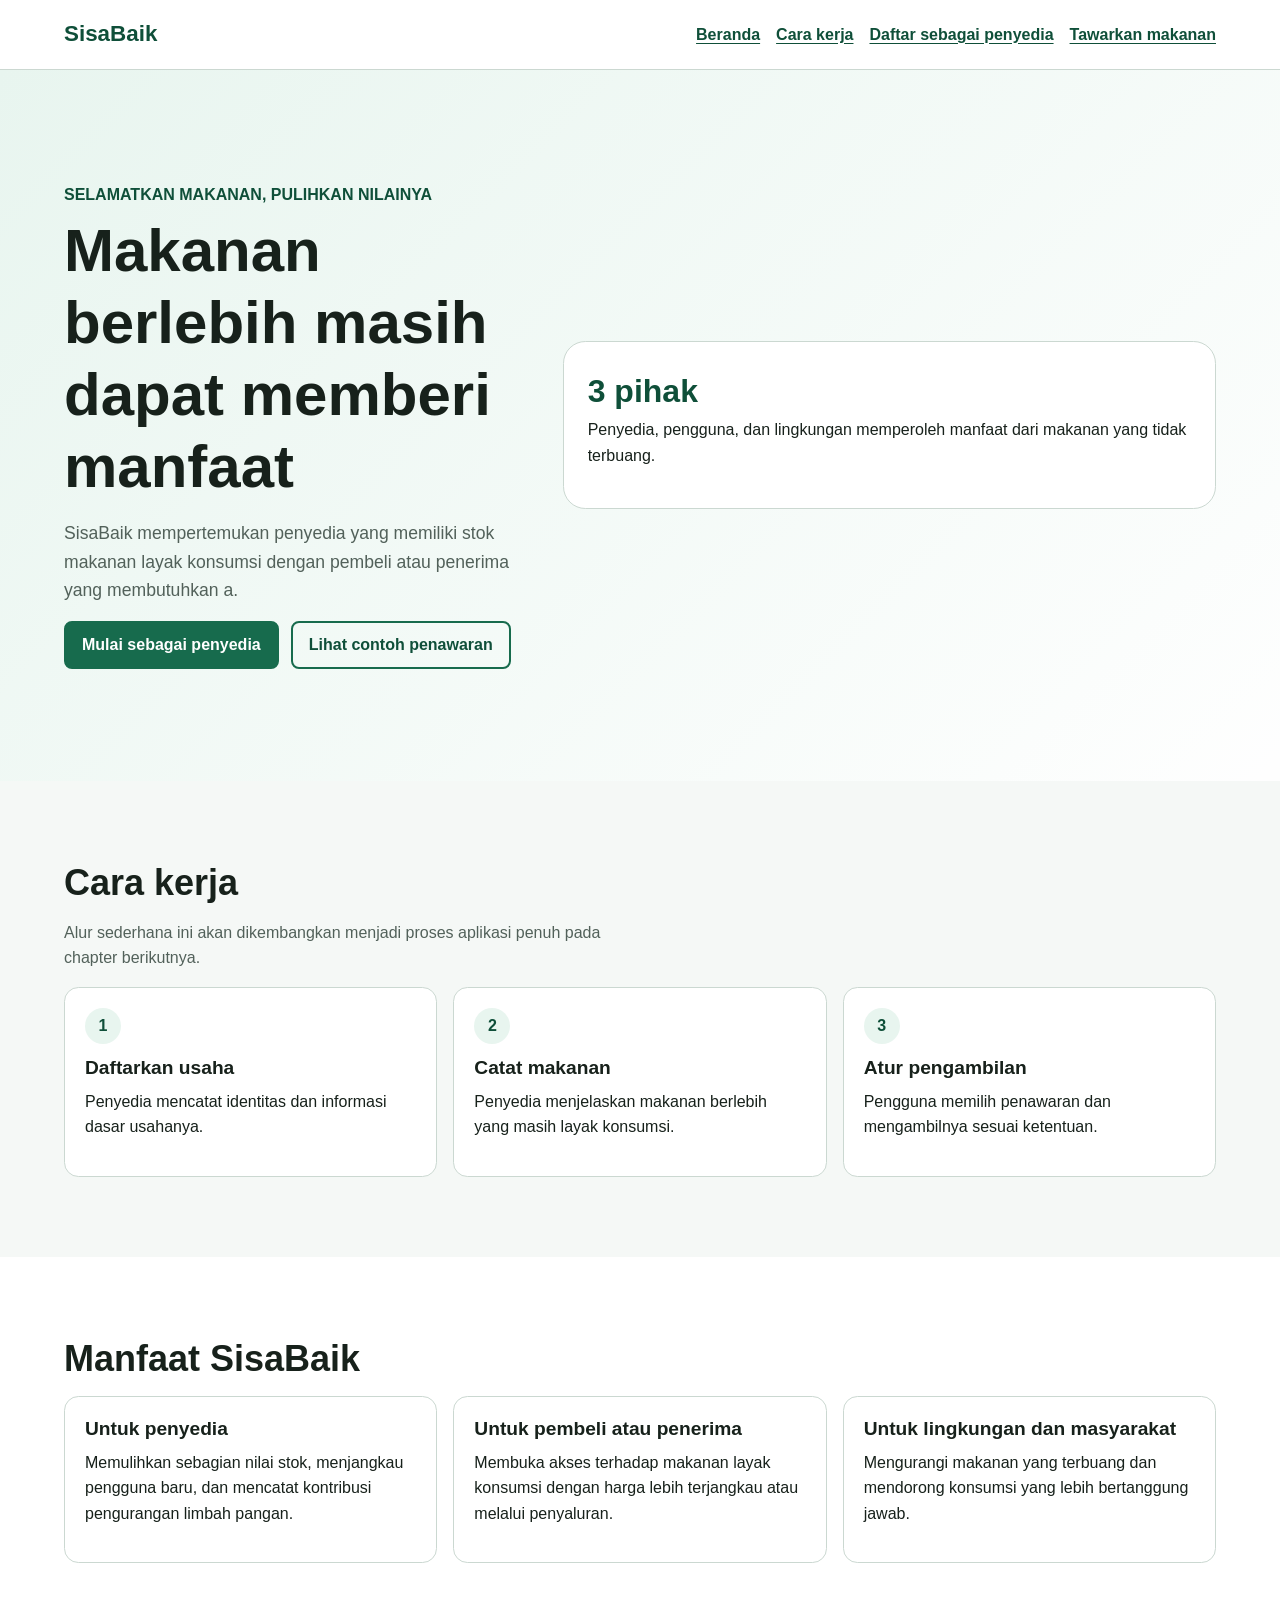
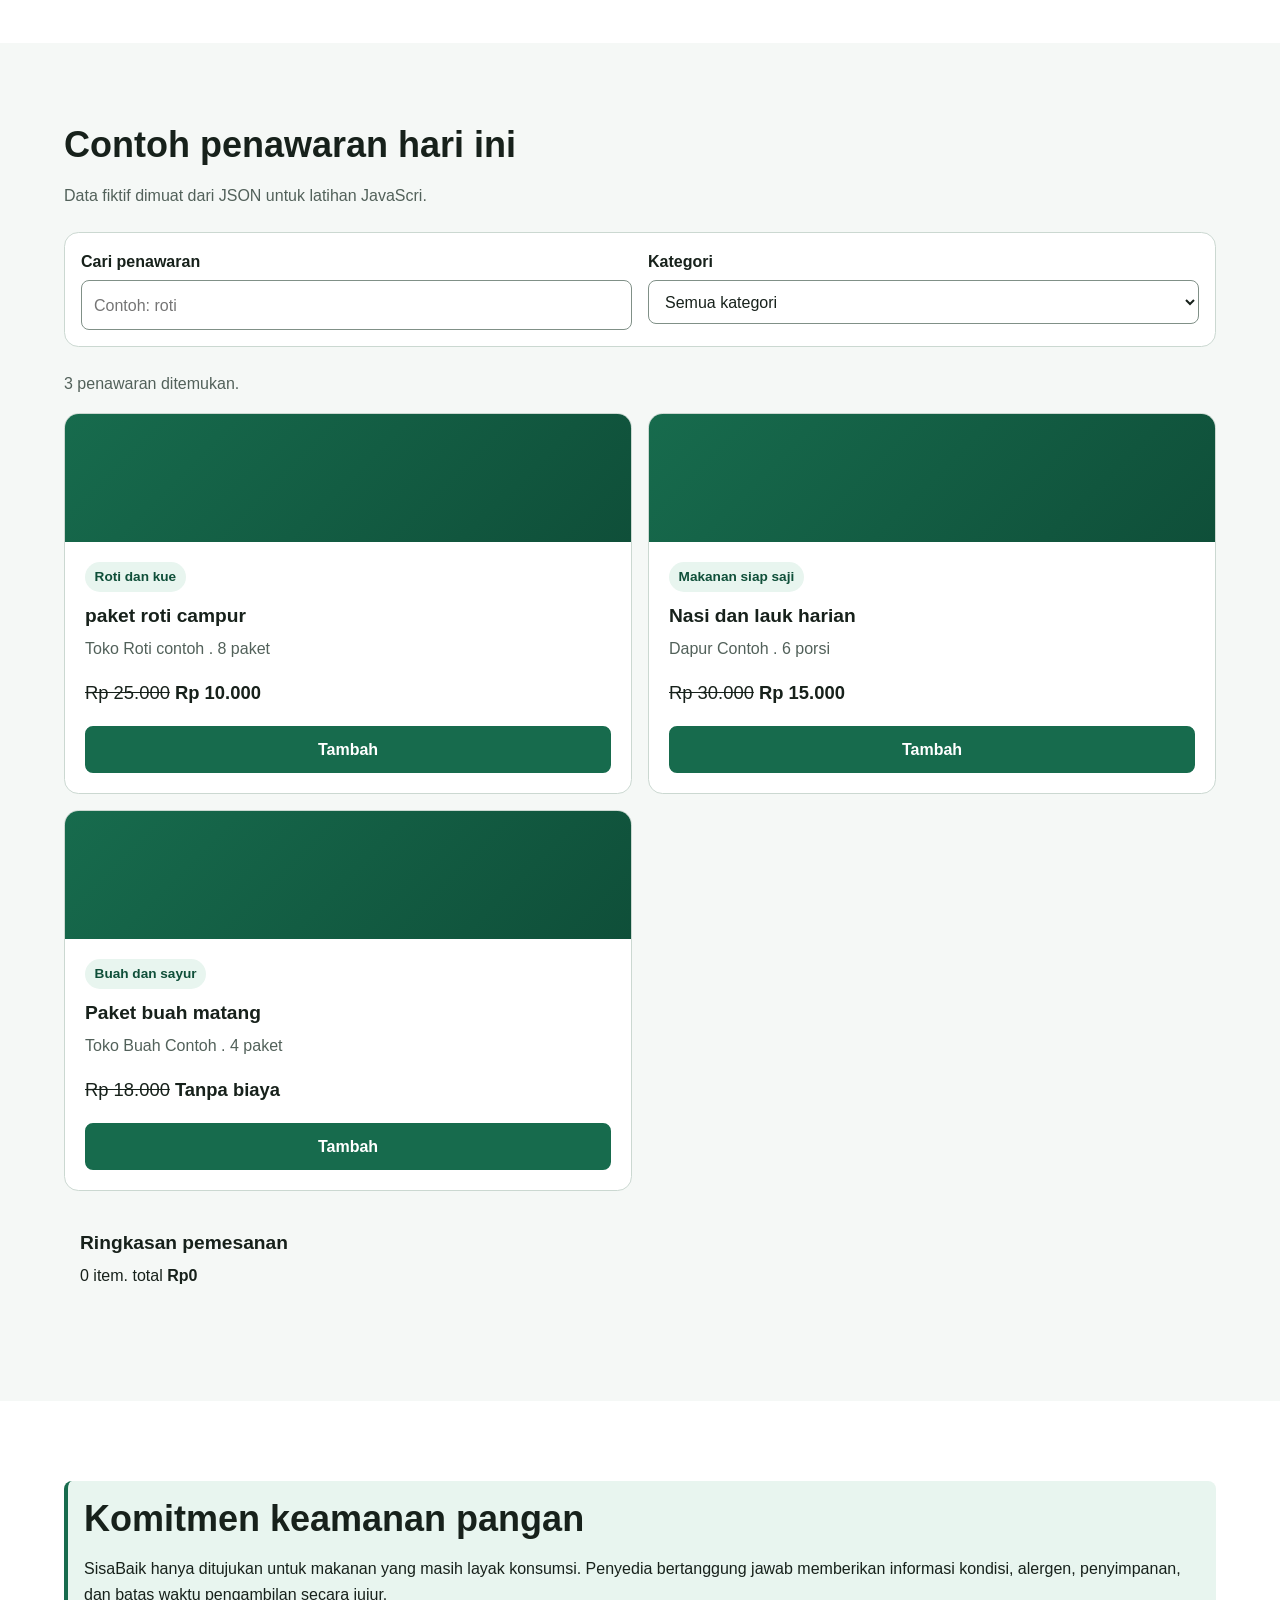
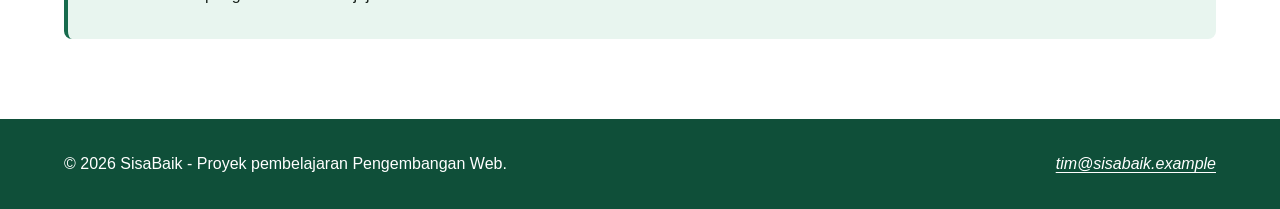
<file: index.html>
<!doctype html>
<html lang="id">
<head>
    <meta charset="utf-8">
    <meta name="viewport" content="width=device-width, initial-scale=1">
    <meta name="description" content="SisaBaik membantu penyedia menawarkan makanan berlebih agar tetap bernilai, 
    terjangkau, dan tidak terbuang.">
    <title>Beranda | SisaBaik</title>
    <link rel="stylesheet" href="styles.css">
    <script src="app.js" defer></script>
</head>
<body>
    <a class="skip-link" href="#konten-utama">Lewati ke konten utama</a>

    <header class="site-header">
        <div class="container header-layout">
            <p class="brand">SisaBaik</p>
            <nav aria-label="Navigasi utama">
                <ul class="nav-list">
                    <li><a href="index.html" aria-current="page">Beranda</a></li>
                    <li><a href="#cara-kerja">Cara kerja</a></li>
                    <li><a href="daftar-penyedia.html">Daftar sebagai penyedia</a></li>
                    <li><a href="tawarkan-makanan.html">Tawarkan makanan</a></li>
                </ul>
            </nav>
        </div>
    </header>

    <main id="konten-utama" tabindex="-1">
        <section class="hero" aria-labelledby="judul-utama">
            <div class="container hero-layout">
                <div>
                    <p class="eyebrow">Selamatkan makanan, pulihkan nilainya</p>
                    <h1 id="judul-utama">Makanan berlebih masih dapat memberi manfaat</h1>
                    <p class="lead">SisaBaik mempertemukan penyedia yang memiliki stok makanan layak konsumsi dengan pembeli atau penerima yang membutuhkan
                        a.</p>
                    <div class="button-group">
                        <a class="button" href="daftar-penyedia.html">Mulai sebagai penyedia</a>
                        <a class="button button-secondary" href="#penawaran-contoh">Lihat contoh penawaran</a>
                    </div>
                </div>
                <aside class="hero-panel" aria-label="Ringkasan manfaat SisaBaik">
                    <strong>3 pihak</strong>
                    <p>Penyedia, pengguna, dan lingkungan memperoleh manfaat dari makanan yang tidak terbuang.</p>
                </aside>
            </div>
        </section>

        <section class="section" id="cara-kerja" aria-labelledby="judul-cara-kerja">
            <div class="container">
                <h2 id="judul-cara-kerja">Cara kerja</h2>
                <p class="section-intro">Alur sederhana ini akan dikembangkan menjadi proses aplikasi penuh pada chapter berikutnya.</p>
                <div class="steps-grid">
                    <article class="card">
                        <span class="step-number" aria-hidden="true">1</span>
                        <h3>Daftarkan usaha</h3>
                        <p>Penyedia mencatat identitas dan informasi dasar usahanya.</p>
                    </article>
                    <article class="card">
                        <span class="step-number" aria-hidden="true">2</span>
                        <h3>Catat makanan</h3>
                        <p>Penyedia menjelaskan makanan berlebih yang masih layak konsumsi.</p>
                    </article>
                    <article class="card">
                        <span class="step-number" aria-hidden="true">3</span>
                        <h3>Atur pengambilan</h3>
                        <p>Pengguna memilih penawaran dan mengambilnya sesuai ketentuan.</p>
                    </article>
                </div>
            </div>
        </section>
        <section class="section section-alt" aria-labelledby="judul-manfaat">
            <div class="container">
                <h2 id="judul-manfaat">Manfaat SisaBaik</h2>
                <div class="benefit-grid">
                    <article class="card">
                        <h3>Untuk penyedia</h3>
                        <p>Memulihkan sebagian nilai stok, menjangkau pengguna baru, dan mencatat kontribusi pengurangan limbah pangan.</p>
                    </article>
                    <article class="card">
                        <h3>Untuk pembeli atau penerima</h3>
                        <p>Membuka akses terhadap makanan layak konsumsi dengan harga lebih terjangkau atau melalui penyaluran.</p>
                    </article>
                    <article class="card">
                        <h3>Untuk lingkungan dan masyarakat</h3>
                        <p>Mengurangi makanan yang terbuang dan mendorong konsumsi yang lebih bertanggung jawab.</p>
                    </article>
                </div>
            </div>
        </section>
        <section class="section" id="penawaran-contoh" aria-labelledby="judul-penawaran">
            <div class="container">
                <h2 id="judul-penawaran">Contoh penawaran hari ini</h2>
                <p class="section-intro">Data fiktif dimuat dari JSON untuk latihan JavaScri.</p>
                <form class="filter-panel" id="filter-form" role="search">
                    <p>
                        <label for="kata-kunci">Cari penawaran</label><br>
                        <input id="kata-kunci" name="kata_kunci" type="search" placeholder="Contoh: roti">
                    </p>
                    <p>
                        <label for="kategori">Kategori</label><br>
                        <select id="filter-kategori" name="kategori">
                            <option value="semua">Semua kategori</option>
                            <option value="makanan-siap-saji">Makanan siap saji</option>
                            <option value="roti-kue">Roti dan kue</option>
                            <option value="buah-sayur">Buah dan sayur</option>
                        </select>
                    </p>
                </form>
                <p id="status-katalog" class="status-message" role="status" aria-live="polite">Memuat penawaran...</p>
                <div class="offer-grid" id="daftar-penawaran"></div>
                <aside class="cart-summary" aria-labelledby="judul-ringkasan">
                    <h3 id="judul-ringkasan">Ringkasan pemesanan</h3>
                    <p> <span id="jumlah-item">0</span> item. total <strong id="total-pesanan">Rp0</strong></p>
                </aside>
                </div>
            </div>
            </section>

            <section class="section section-alt" aria-labelledby="judul-keamanan">
            <div class="container">
                <div class="notice">
                    <h2 id="judul-keamanan">Komitmen keamanan pangan</h2>
                    <p>SisaBaik hanya ditujukan untuk makanan yang masih layak konsumsi. Penyedia bertanggung jawab memberikan informasi kondisi, alergen, penyimpanan, dan batas waktu pengambilan secara jujur.</p>
                </div>
            </div>
        </section>
    </main>

    <footer class="site-footer">
        <div class="container footer-layout">
            <p>&copy; 2026 SisaBaik - Proyek pembelajaran Pengembangan Web.</p>
            <address><a href="mailto:tim@sisabaik.example">tim@sisabaik.example</a></address>
        </div>
    </footer>
</body>
</html>
</file>
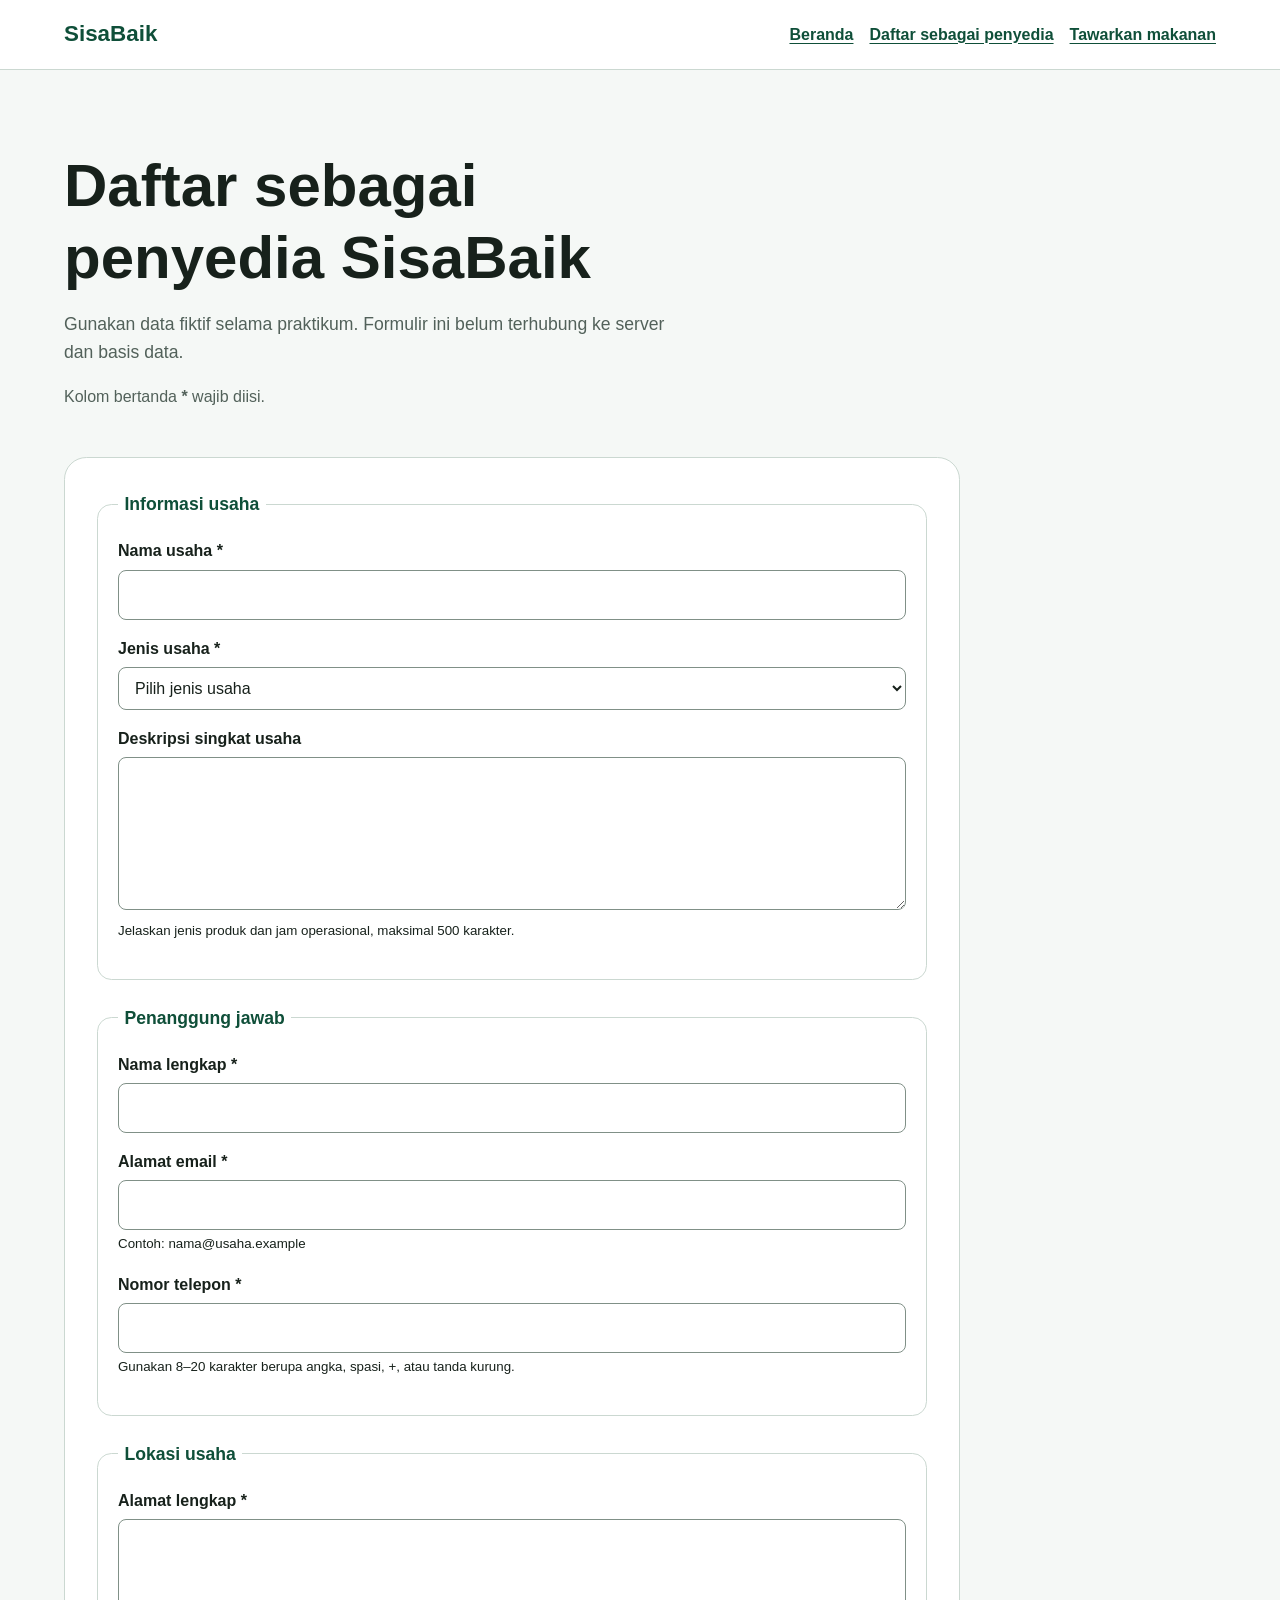
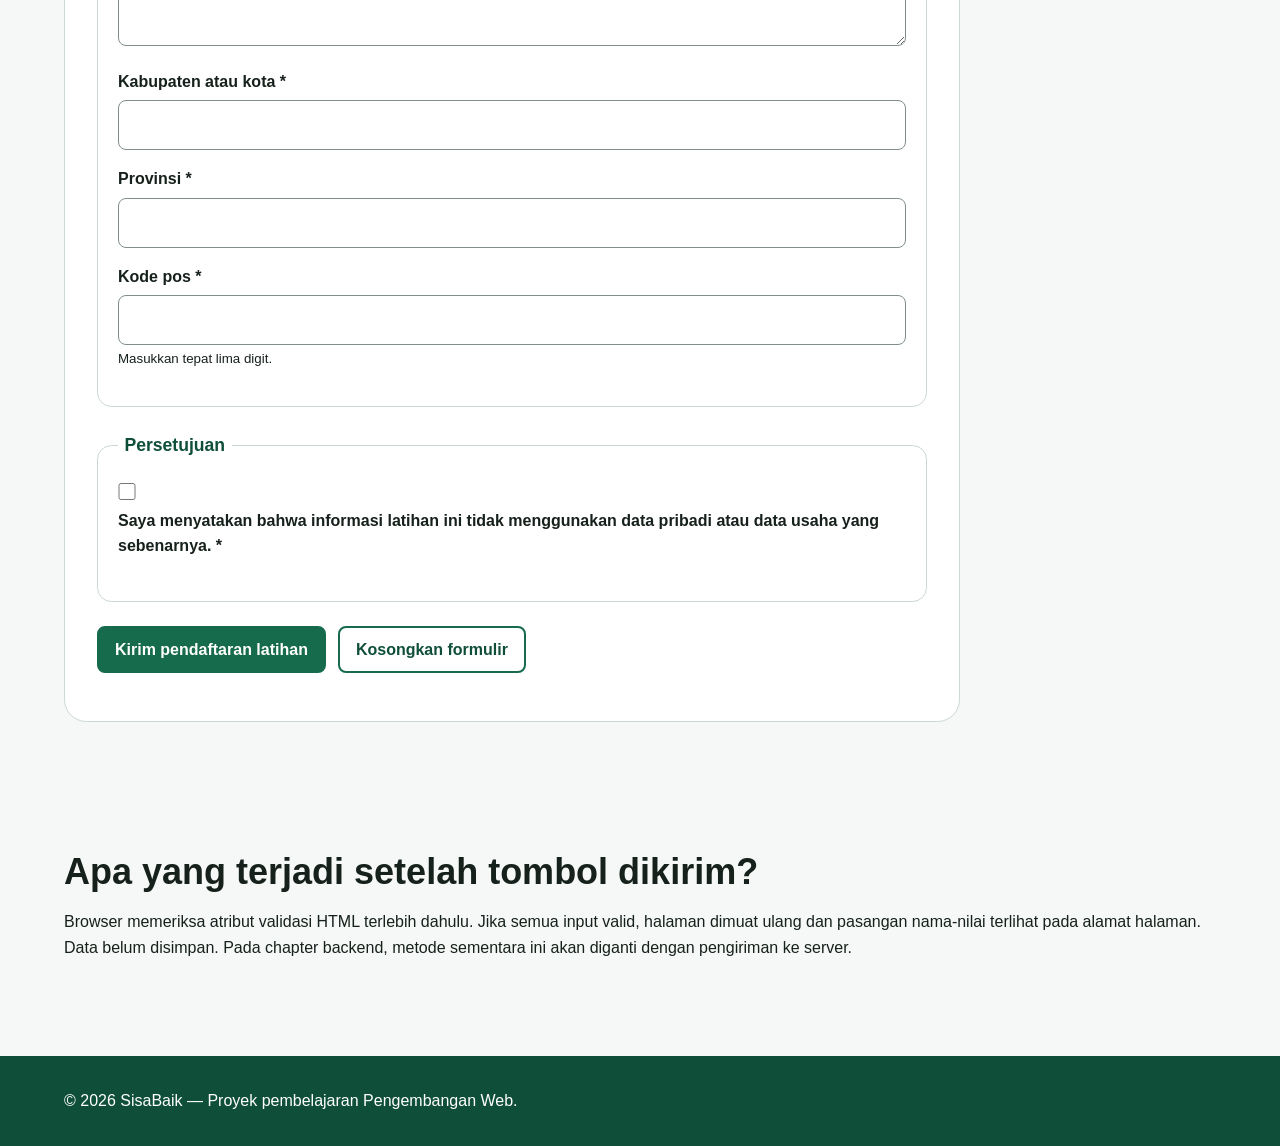
<file: daftar-penyedia.html>
<!doctype html>
<html lang="id">
  <head>
    <meta charset="utf-8">
    <meta name="viewport" content="width=device-width, initial-scale=1">

    <meta
      name="description"
      content="Formulir prototipe untuk mendaftarkan usaha sebagai penyedia makanan di SisaBaik."
    >

    <title>Daftar Penyedia | SisaBaik</title>

    <link rel="stylesheet" href="styles.css">
    <script src="app.js" defer></script>
  </head>

  <body>
    <a class="skip-link" href="#konten-utama">
      Lewati ke konten utama
    </a>

    <header class="site-header">
      <div class="container header-layout">
        <p class="brand">SisaBaik</p>

        <nav aria-label="Navigasi utama">
          <ul class="nav-list">
            <li>
              <a href="index.html">Beranda</a>
            </li>

            <li>
              <a href="daftar-penyedia.html" aria-current="page">
                Daftar sebagai penyedia
              </a>
            </li>

            <li>
              <a href="tawarkan-makanan.html">
                Tawarkan makanan
              </a>
            </li>
          </ul>
        </nav>
      </div>
    </header>

    <main class="container" id="konten-utama" tabindex="-1">
      <div class="page-heading">
        <h1>Daftar sebagai penyedia SisaBaik</h1>

        <p class="lead">
          Gunakan data fiktif selama praktikum. Formulir ini belum terhubung
          ke server dan basis data.
        </p>

        <p class="required-note" id="petunjuk-wajib">
          Kolom bertanda <strong>*</strong> wajib diisi.
        </p>
      </div>

      <form
        class="form-card"
        action="daftar-penyedia.html"
        method="get"
        aria-describedby="petunjuk-wajib"
      >
        <fieldset class="form-section">
          <legend>Informasi usaha</legend>

          <p>
            <label for="nama-usaha">Nama usaha *</label><br>

            <input
              type="text"
              id="nama-usaha"
              name="nama_usaha"
              autocomplete="organization"
              minlength="3"
              maxlength="100"
              required
            >
          </p>

          <p>
            <label for="jenis-usaha">Jenis usaha *</label><br>

            <select id="jenis-usaha" name="jenis_usaha" required>
              <option value="">Pilih jenis usaha</option>
              <option value="restoran">Restoran</option>
              <option value="toko-roti">Toko roti</option>
              <option value="katering">Katering</option>
              <option value="ritel">Toko ritel</option>
              <option value="hotel">Hotel atau penginapan</option>
              <option value="lainnya">Lainnya</option>
            </select>
          </p>

          <p>
            <label for="deskripsi-usaha">
              Deskripsi singkat usaha
            </label><br>

            <textarea
              id="deskripsi-usaha"
              name="deskripsi_usaha"
              rows="5"
              maxlength="500"
              aria-describedby="bantuan-deskripsi"
            ></textarea><br>

            <small id="bantuan-deskripsi">
              Jelaskan jenis produk dan jam operasional, maksimal 500 karakter.
            </small>
          </p>
        </fieldset>

        <fieldset class="form-section">
          <legend>Penanggung jawab</legend>

          <p>
            <label for="nama-penanggung-jawab">
              Nama lengkap *
            </label><br>

            <input
              type="text"
              id="nama-penanggung-jawab"
              name="nama_penanggung_jawab"
              autocomplete="name"
              minlength="3"
              maxlength="100"
              required
            >
          </p>

          <p>
            <label for="email">Alamat email *</label><br>

            <input
              type="email"
              id="email"
              name="email"
              autocomplete="email"
              maxlength="254"
              aria-describedby="bantuan-email"
              required
            ><br>

            <small id="bantuan-email">
              Contoh: nama@usaha.example
            </small>
          </p>

          <p>
            <label for="telepon">Nomor telepon *</label><br>

            <input
              type="tel"
              id="telepon"
              name="telepon"
              autocomplete="tel"
              inputmode="tel"
              pattern="[0-9+() ]{8,20}"
              aria-describedby="bantuan-telepon"
              required
            ><br>

            <small id="bantuan-telepon">
              Gunakan 8–20 karakter berupa angka, spasi, +, atau tanda kurung.
            </small>
          </p>
        </fieldset>

        <fieldset class="form-section">
          <legend>Lokasi usaha</legend>

          <p>
            <label for="alamat">Alamat lengkap *</label><br>

            <textarea
              id="alamat"
              name="alamat"
              rows="4"
              autocomplete="street-address"
              minlength="10"
              maxlength="250"
              required
            ></textarea>
          </p>

          <p>
            <label for="kota">Kabupaten atau kota *</label><br>

            <input
              type="text"
              id="kota"
              name="kota"
              autocomplete="address-level2"
              maxlength="100"
              required
            >
          </p>

          <p>
            <label for="provinsi">Provinsi *</label><br>

            <input
              type="text"
              id="provinsi"
              name="provinsi"
              autocomplete="address-level1"
              maxlength="100"
              required
            >
          </p>

          <p>
            <label for="kode-pos">Kode pos *</label><br>

            <input
              type="text"
              id="kode-pos"
              name="kode_pos"
              autocomplete="postal-code"
              inputmode="numeric"
              pattern="[0-9]{5}"
              aria-describedby="bantuan-kode-pos"
              required
            ><br>

            <small id="bantuan-kode-pos">
              Masukkan tepat lima digit.
            </small>
          </p>
        </fieldset>

        <fieldset class="form-section">
          <legend>Persetujuan</legend>

          <p>
            <input
              type="checkbox"
              id="persetujuan"
              name="persetujuan"
              value="setuju"
              required
            >

            <label for="persetujuan">
              Saya menyatakan bahwa informasi latihan ini tidak menggunakan
              data pribadi atau data usaha yang sebenarnya. *
            </label>
          </p>
        </fieldset>

        <p class="form-actions">
          <button class="button" type="submit">
            Kirim pendaftaran latihan
          </button>

          <button class="button button-secondary" type="reset">
            Kosongkan formulir
          </button>
        </p>
      </form>

      <section class="section" aria-labelledby="catatan-prototipe">
        <h2 id="catatan-prototipe">
          Apa yang terjadi setelah tombol dikirim?
        </h2>

        <p>
          Browser memeriksa atribut validasi HTML terlebih dahulu. Jika semua
          input valid, halaman dimuat ulang dan pasangan nama-nilai terlihat
          pada alamat halaman. Data belum disimpan. Pada chapter backend,
          metode sementara ini akan diganti dengan pengiriman ke server.
        </p>
      </section>
    </main>

    <footer class="site-footer">
      <div class="container footer-layout">
        <p>
          &copy; 2026 SisaBaik — Proyek pembelajaran Pengembangan Web.
        </p>
      </div>
    </footer>
  </body>
</html>
</file>
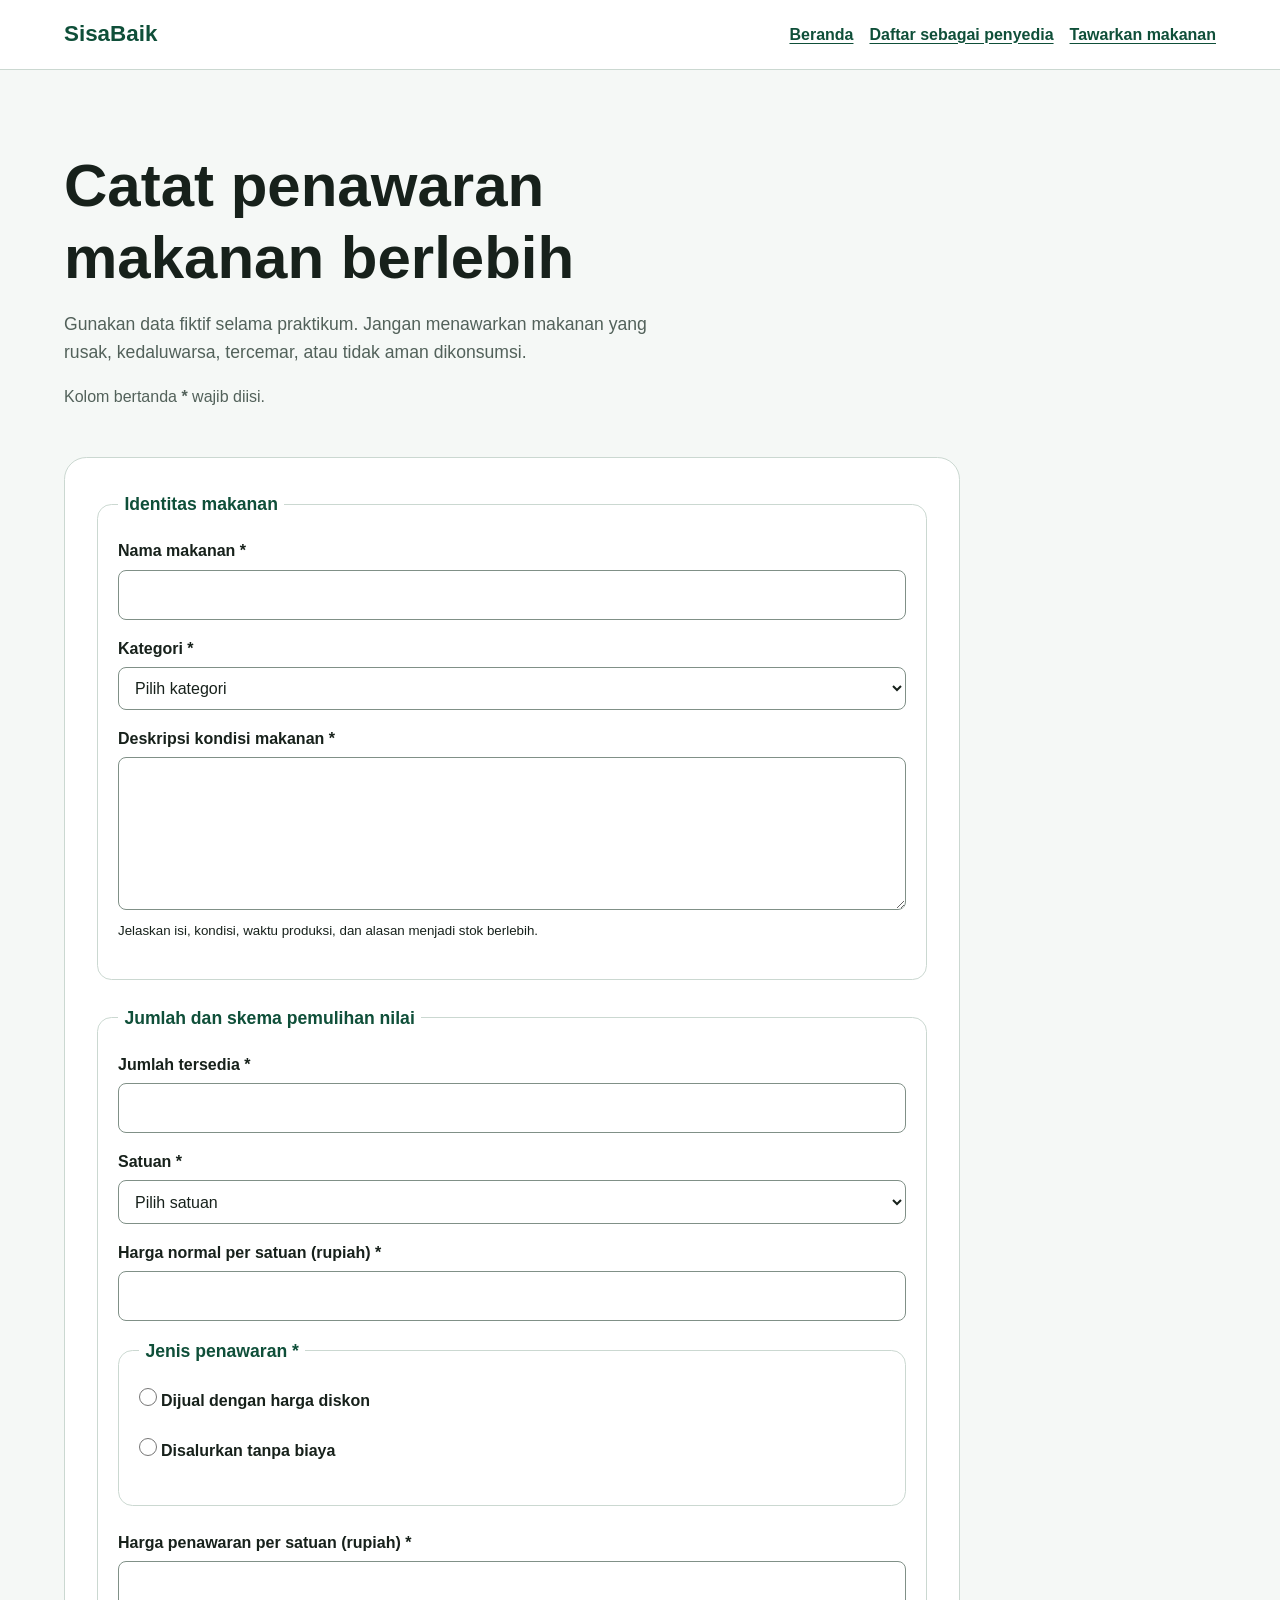
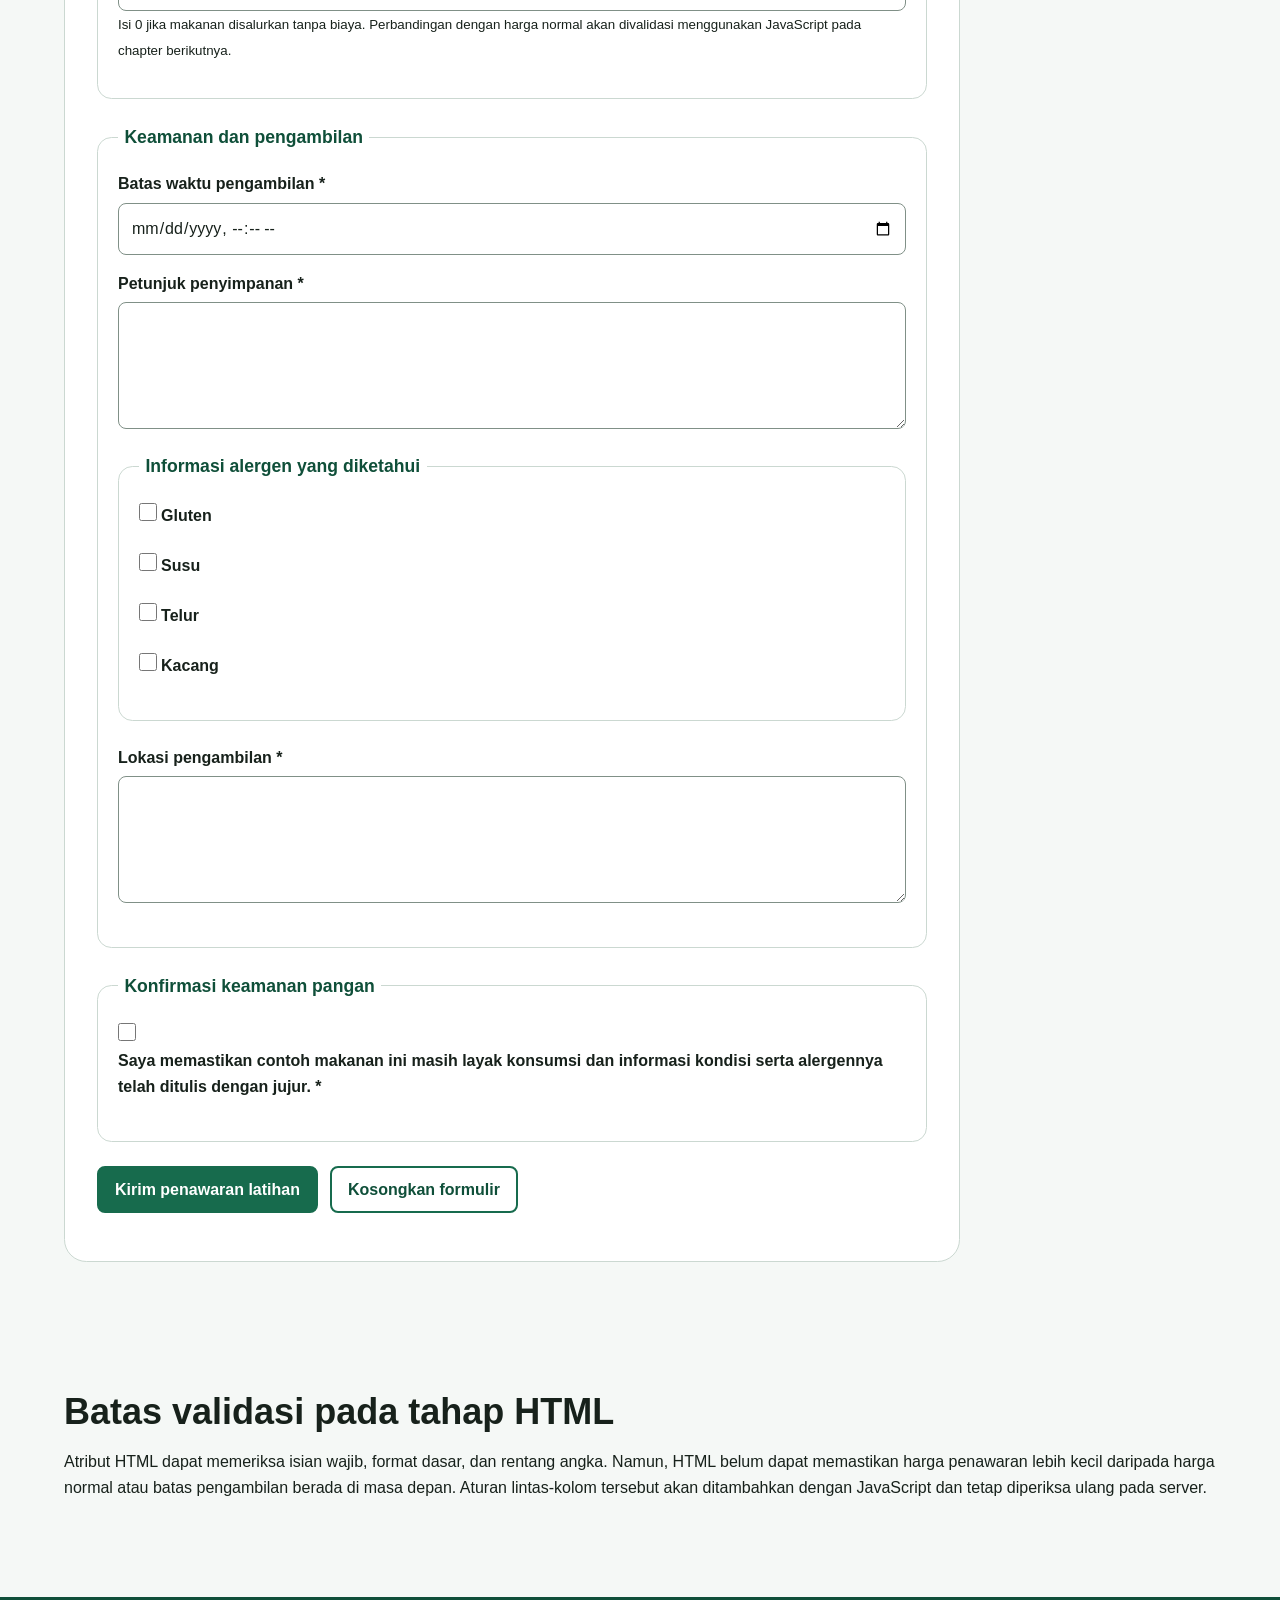
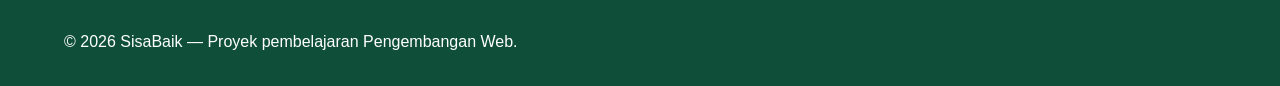
<file: tawarkan-makanan.html>
<!doctype html>
<html lang="id">
  <head>
    <meta charset="utf-8">
    <meta name="viewport" content="width=device-width, initial-scale=1">

    <meta
      name="description"
      content="Formulir prototipe untuk mencatat makanan berlebih yang akan ditawarkan melalui SisaBaik."
    >

    <title>Tawarkan Makanan | SisaBaik</title>

    <link rel="stylesheet" href="styles.css">
    <script src="app.js" defer></script>
  </head>

  <body>
    <a class="skip-link" href="#konten-utama">
      Lewati ke konten utama
    </a>

    <header class="site-header">
      <div class="container header-layout">
        <p class="brand">SisaBaik</p>

        <nav aria-label="Navigasi utama">
          <ul class="nav-list">
            <li>
              <a href="index.html">Beranda</a>
            </li>

            <li>
              <a href="daftar-penyedia.html">
                Daftar sebagai penyedia
              </a>
            </li>

            <li>
              <a href="tawarkan-makanan.html" aria-current="page">
                Tawarkan makanan
              </a>
            </li>
          </ul>
        </nav>
      </div>
    </header>

    <main class="container" id="konten-utama" tabindex="-1">
      <div class="page-heading">
        <h1>Catat penawaran makanan berlebih</h1>

        <p class="lead">
          Gunakan data fiktif selama praktikum. Jangan menawarkan makanan yang
          rusak, kedaluwarsa, tercemar, atau tidak aman dikonsumsi.
        </p>

        <p class="required-note" id="petunjuk-wajib">
          Kolom bertanda <strong>*</strong> wajib diisi.
        </p>
      </div>

      <form
        class="form-card"
        action="tawarkan-makanan.html"
        method="get"
        aria-describedby="petunjuk-wajib"
      >
        <fieldset class="form-section">
          <legend>Identitas makanan</legend>

          <p>
            <label for="nama-makanan">Nama makanan *</label><br>

            <input
              type="text"
              id="nama-makanan"
              name="nama_makanan"
              minlength="3"
              maxlength="120"
              required
            >
          </p>

          <p>
            <label for="kategori">Kategori *</label><br>

            <select id="kategori" name="kategori" required>
              <option value="">Pilih kategori</option>
              <option value="makanan-siap-saji">
                Makanan siap saji
              </option>
              <option value="roti-kue">
                Roti atau kue
              </option>
              <option value="buah-sayur">
                Buah atau sayur
              </option>
              <option value="minuman">
                Minuman
              </option>
              <option value="bahan-pangan">
                Bahan pangan
              </option>
              <option value="lainnya">
                Lainnya
              </option>
            </select>
          </p>

          <p>
            <label for="deskripsi-makanan">
              Deskripsi kondisi makanan *
            </label><br>

            <textarea
              id="deskripsi-makanan"
              name="deskripsi_makanan"
              rows="5"
              minlength="20"
              maxlength="600"
              aria-describedby="bantuan-deskripsi-makanan"
              required
            ></textarea><br>

            <small id="bantuan-deskripsi-makanan">
              Jelaskan isi, kondisi, waktu produksi, dan alasan menjadi stok
              berlebih.
            </small>
          </p>
        </fieldset>

        <fieldset class="form-section">
          <legend>Jumlah dan skema pemulihan nilai</legend>

          <p>
            <label for="jumlah">Jumlah tersedia *</label><br>

            <input
              type="number"
              id="jumlah"
              name="jumlah"
              min="1"
              max="1000"
              step="1"
              required
            >
          </p>

          <p>
            <label for="satuan">Satuan *</label><br>

            <select id="satuan" name="satuan" required>
              <option value="">Pilih satuan</option>
              <option value="porsi">Porsi</option>
              <option value="paket">Paket</option>
              <option value="buah">Buah</option>
              <option value="kilogram">Kilogram</option>
              <option value="liter">Liter</option>
            </select>
          </p>

          <p>
            <label for="harga-normal">
              Harga normal per satuan (rupiah) *
            </label><br>

            <input
              type="number"
              id="harga-normal"
              name="harga_normal"
              min="0"
              max="10000000"
              step="500"
              required
            >
          </p>

          <fieldset class="form-section">
            <legend>Jenis penawaran *</legend>

            <p>
              <input
                type="radio"
                id="jenis-diskon"
                name="jenis_penawaran"
                value="diskon"
                required
              >

              <label for="jenis-diskon">
                Dijual dengan harga diskon
              </label>
            </p>

            <p>
              <input
                type="radio"
                id="jenis-donasi"
                name="jenis_penawaran"
                value="donasi"
              >

              <label for="jenis-donasi">
                Disalurkan tanpa biaya
              </label>
            </p>
          </fieldset>

          <p>
            <label for="harga-pemulihan">
              Harga penawaran per satuan (rupiah) *
            </label><br>

            <input
              type="number"
              id="harga-pemulihan"
              name="harga_penawaran"
              min="0"
              max="10000000"
              step="500"
              aria-describedby="bantuan-harga"
              required
            ><br>

            <small id="bantuan-harga">
              Isi 0 jika makanan disalurkan tanpa biaya. Perbandingan dengan
              harga normal akan divalidasi menggunakan JavaScript pada chapter
              berikutnya.
            </small>
          </p>
        </fieldset>

        <fieldset class="form-section">
          <legend>Keamanan dan pengambilan</legend>

          <p>
            <label for="batas-pengambilan">
              Batas waktu pengambilan *
            </label><br>

            <input
              type="datetime-local"
              id="batas-pengambilan"
              name="batas_pengambilan"
              required
            >
          </p>

          <p>
            <label for="petunjuk-penyimpanan">
              Petunjuk penyimpanan *
            </label><br>

            <textarea
              id="petunjuk-penyimpanan"
              name="petunjuk_penyimpanan"
              rows="4"
              minlength="10"
              maxlength="300"
              required
            ></textarea>
          </p>

          <fieldset class="form-section">
            <legend>Informasi alergen yang diketahui</legend>

            <p>
              <input
                type="checkbox"
                id="alergen-gluten"
                name="alergen"
                value="gluten"
              >

              <label for="alergen-gluten">
                Gluten
              </label>
            </p>

            <p>
              <input
                type="checkbox"
                id="alergen-susu"
                name="alergen"
                value="susu"
              >

              <label for="alergen-susu">
                Susu
              </label>
            </p>

            <p>
              <input
                type="checkbox"
                id="alergen-telur"
                name="alergen"
                value="telur"
              >

              <label for="alergen-telur">
                Telur
              </label>
            </p>

            <p>
              <input
                type="checkbox"
                id="alergen-kacang"
                name="alergen"
                value="kacang"
              >

              <label for="alergen-kacang">
                Kacang
              </label>
            </p>
          </fieldset>

          <p>
            <label for="lokasi-pengambilan">
              Lokasi pengambilan *
            </label><br>

            <textarea
              id="lokasi-pengambilan"
              name="lokasi_pengambilan"
              rows="4"
              autocomplete="street-address"
              minlength="10"
              maxlength="250"
              required
            ></textarea>
          </p>
        </fieldset>

        <fieldset class="form-section">
          <legend>Konfirmasi keamanan pangan</legend>

          <p>
            <input
              type="checkbox"
              id="konfirmasi-keamanan"
              name="konfirmasi_keamanan"
              value="terkonfirmasi"
              required
            >

            <label for="konfirmasi-keamanan">
              Saya memastikan contoh makanan ini masih layak konsumsi dan
              informasi kondisi serta alergennya telah ditulis dengan jujur. *
            </label>
          </p>
        </fieldset>

        <p class="form-actions">
          <button class="button" type="submit">
            Kirim penawaran latihan
          </button>

          <button class="button button-secondary" type="reset">
            Kosongkan formulir
          </button>
        </p>
        <form id="form-penawaran" action="tawarkan-makanan.html" method="get" aria-describedby="petunjuk-wajib"> 
      </form>

      <section class="section" aria-labelledby="batas-validasi-html">
        <h2 id="batas-validasi-html">
          Batas validasi pada tahap HTML
        </h2>

        <p>
          Atribut HTML dapat memeriksa isian wajib, format dasar, dan rentang
          angka. Namun, HTML belum dapat memastikan harga penawaran lebih kecil
          daripada harga normal atau batas pengambilan berada di masa depan.
          Aturan lintas-kolom tersebut akan ditambahkan dengan JavaScript dan
          tetap diperiksa ulang pada server.
        </p>
      </section>
    </main>

    <footer class="site-footer">
      <div class="container footer-layout">
        <p>
          &copy; 2026 SisaBaik — Proyek pembelajaran Pengembangan Web.
        </p>
      </div>
    </footer>
  </body>
</html>
</file>
<file: styles.css>
:root {
    --color-primary: #176b4d;
    --color-primary-dark: #0f4f39;
    --color-primary-soft: #e8f5ef;
    --color-accent: #f2b84b;
    --color-text: #17211b;
    --color-muted: #52615a;
    --color-surface: #ffffff;
    --color-background: #f5f8f6;
    --color-border: #cbd8d1;
    --color-danger: #a52a2a;
    --shadow-card: 0 0.5rem 1.5rem rgb (23 33 27 / 10%);
    --radius-small: 0.5rem;
    --radius-medium: 0.9rem;
    --radius-large: 1.4rem;
    --content-width: 72rem;
}

*,
*::before,
*::after {
    box-sizing: border-box;
}

html {
    scroll-behavior: smooth;
}

body {
    margin: 0;
    background: var(--color-background);
    color: var(--color-text);
    font-family: Arial, Helvetica, sans-serif;
    font-size: 1rem;
    line-height: 1.6;
}

h1,
h2,
h3,
p {
    margin-block-start: 0;
}

h1,
h2,
h3 {
    line-height: 1.2;
}

h1 {
    max-width: 18ch;
    margin-block-end: 1rem;
    font-size: clamp(2rem, 7vw, 3.75rem);
}

h2 {
    margin-block-end: 1rem;
    font-size: clamp(1.5rem, 4vw, 2.25rem);
}

h3 {
    margin-block-end: 0.6rem;
    font-size: 1.2rem;
}

a {
    color: var(--color-primary-dark);
    text-underline-offset: 0.2em;
}

a:hover {
    text-decoration-thickness: 0.18em;
}

:focus-visible{
    outline: 0.2rem solid var(--color-accent);
    outline-offset: 0.2rem;
}

.skip-link {
    position: absolute;
    inset-block-start: 0.5rem;
    inset-inline-start: 0.5rem;
    z-index: 100;
    padding: 0.7rem 1rem;
    border-radius: var(--radius-small);
    background: var(--color-text);
    color: var(--color-surface);
    transform: translateY(-180%);
}

.skip-link:focus {
    transform: translateY(0);
}

.container {
    width: min(100% - 2rem, var(--content-width));
    margin-inline: auto;
}

.site-header {
    background: var(--color-surface);
    border-block-end: 0.0625rem solid var(--color-border);
}

.header-layout {
    display: flex;
    flex-direction: column;
    gap: 0.75rem;
    padding-block: 1rem;
}

.brand {
    margin: 0;
    color: var(--color-primary-dark);
    font-size: 1.4rem;
    font-weight: 700;
}

.nav-list {
    display: flex;
    flex-wrap: wrap;
    gap: 0.5rem 1rem;
    margin: 0;
    padding: 0;
    list-style: none;
}

.nav-list a {
    display: inline-block;
    padding-block: 0.35rem;
    font-weight: 700;
}

.nav-list a [aria-current="page"] {
    text-wrap: nowrap;
    color: var(--color-primary-dark);
    text-decoration-thickness: 0.2em;
}

.hero {
    padding-block: clamp(3rem, 10vw, 7rem);
    background:linear-gradient(135deg, rgb(232 245 239 / 95), rgb(255 255 255 / 92%))
}

.hero-layout {
    display: grid;
    gap: 2rem;
    align-items: center;
}

.eyebrow {
    margin-block-end: 0.5rem;
    color: var(--color-primary-dark);
    font-weight: 700;
    letter-spacing: 0.05;
    text-transform: uppercase;
}

.lead {
    max-width: 62ch;
    color: var(--color-muted);
    font-size: 1.1rem;
}

.hero-panel {
    padding: 1.5rem;
    border: 0.0625rem solid var(--color-border);
    border-radius: var(--radius-large);
    background: var(--color-surface);
    box-shadow: var(--shadow-card);
}

.hero-panel strong {
    display: block;
    color: var(--color-primary-dark);
    font-size: 2rem;
}

.button-group,
.form-actions {
    display: flex;
    flex-wrap: wrap;
    gap: 0.75rem;
    align-items: center;
}

.button {
    display: inline-block;
    padding: 0.75rem 1rem;
    border: 0.125rem solid var(--color-primary);
    border-radius: var(--radius-small);
    background: var(--color-primary);
    color: var(--color-surface);
    font: inherit;
    font-weight: 700;
    line-height: 1.2;
    text-decoration: none;
    cursor: pointer
}

.button:hover {
    background: var(--color-primary-dark);
    border-color: var(--color-primary-dark);
}

.button-secondary {
    background: transparent;
    color: var(--color-primary-dark);
}

.section {
    padding-block: clamp(2.5rem, 7vw, 5rem);
}

.section-alt {
    background: var(--color-surface);
}

.section-intro {
    max-width: 65ch;
    color: var(--color-muted);
}

.steps-grid,
.benefit-grid,
.offer-grid {
    display: grid;
    grid-template-columns: 1fr;
    gap: 1rem;
}

.card {
    padding: 1.25rem;
    border: 0.0625rem solid var(--color-border);
    border-radius: var(--radius-medium);
    background: var(--color-surface);
    box-shadow: var(--shadow-card);
}

.step-number {
    display: inline-grid;
    width: 2.25rem;
    height: 2.25rem;
    margin-block-end: 0.75rem;
    place-items: center;
    border-radius: 50%;
    background: var(--color-primary-soft);
    color: var(--color-primary-dark);
    font-weight: 700;
}

.offer-card {
    display: flex;
    flex-direction: column;
    overflow: hidden;
    border: 0.0625rem solid var(--color-border);
    border-radius: var(--radius-medium);
    background: var(--color-surface);
    box-shadow: var(--shadow-card);
}

.offer-card_visual {
    min-height: 8rem;
    background: linear-gradient(135deg, var(--color-primary), var(--color-primary-dark));
}

.offer-card_content {
    display: flex;
    flex: 1;
    flex-direction: column;
    padding: 1.25rem;
}

.offer-card_meta {
    color: var(--color-muted);
}

.offer-card_price {
    margin-block-start: auto;
    font-size: 1.15rem;
}

.badge {
    display: inline-block;
    width: fit-content;
    margin-block-end: 0.75rem;
    padding: 0.25rem 0.6rem;
    border-radius: 999px;
    background: var(--color-primary-soft);
    color: var(--color-primary-dark);
    font-size: 0.85rem;font-weight: 700;
}

.notice {
    padding: 1rem;
    border-inline-start: 0.3rem solid var(--color-primary);
    border-radius: var(--radius-small);
    background: var(--color-primary-soft);
}
.page-heading {
    padding-block: clamp(2.5rem, 7vw, 5rem) 2rem;
}

.form-card {
    max-width: 56rem;
    margin-block-end: 3rem;
    padding: clamp(1rem, 4vw, 2rem);
    border: 0.0625rem solid var(--color-border);
    border-radius: var(--radius-large);
    background: var(--color-surface);
    box-shadow: var(--shadow-card);
}

.form-section {
    margin: 0 0 1.5rem;
    padding: 1.25rem;
    border: 0.0625rem solid var(--color-border);
    border-radius: var(--radius-medium);
}

.form-section legend {
    padding-inline: 0.4rem;
    color: var(--color-primary-dark); font-size: 1.1rem;
    font-weight: 700;
}

label {
    display: inline-block; margin-block-end: 0.35rem;
    font-weight: 700;
}

input,
select,
textarea {
    width: 100%;
    padding: 0.7rem 0.75rem; 
    border: 0.0625rem solid #809087; 
    border-radius: var(--radius-small); 
    background: var(--color-surface); 
    color: var(--color-text);
    font: inherit;
}

textarea {
    resize: vertical;
}

input:focus,
select:focus,
textarea:focus {
    border-color: var(--color-primary-dark);
}
input[type="checkbox"],
input[type="radio"] {
width: 1.1rem;
height: 1.1rem;
margin: 0.2rem 0 0; accent-color: var(--color-primary);
}

.required-note {
    color: var(--color-muted);
}

.site-footer {
    padding-block: 2rem; 
    background: var(--color-primary-dark); 
    color: var(--color-surface);
}

.site-footer a {
    color: var(--color-surface);
}

.footer-layout {
    display: flex;
    flex-direction: column; 
    gap: 0.5rem;
}

.footer-layout p,
.footer-layout address {
    margin: 0;
}

@media (min-width: 48rem) {
    .header-layout {
        flex-direction: row;
        justify-content: space-between;
        align-items: center;
    }

    .hero-layout {
        grid-template-columns: minmax(0, .5fr) minmax(15rem, 0.7fr);
    }

    .steps-grid,
    .benefit-grid {
        grid-template-columns: repeat(3, minmax(0 ,1fr));
    }

    .offer-grid {
        grid-template-columns: repeat(2, minmax(0, 1fr));
    }

    .footer-layout {
        flex-direction: row;
        justify-content: space-between;
        align-items: center;
    }
}

@media (min-width: 68rem) {
    .offer-grid {
        grid-template-columns: repeat(3, minmax(o, 1fr));
    }
}

@media (prefers-reduced-motion: reduce) {
    html {
        scroll-behavior: auto;
    }
}

.filter-panel {display:grid;gap:1rem;margin-block:1.5rem;padding:1rem;border:0.0625rem solid var(--color-border);
    border-radius:var(--radius-medium);background:var(--color-surface);}
.filter-panel p {margin:0;}
.status-message {min-height:1.6em; color: var(--color-muted);}
.cart-summary { margin-block-start: 1.5rem; padding: 1rem; border-radius: var(--radius-medium); background: var(--color-
    primary-soft);}
.error-message {color: var(--color-danger); font-weight: 700;}
@media (min-width:48rem) {.filter-panel {grid-template-columns:repeat(2, minmax(0,1fr));}}
</file>
